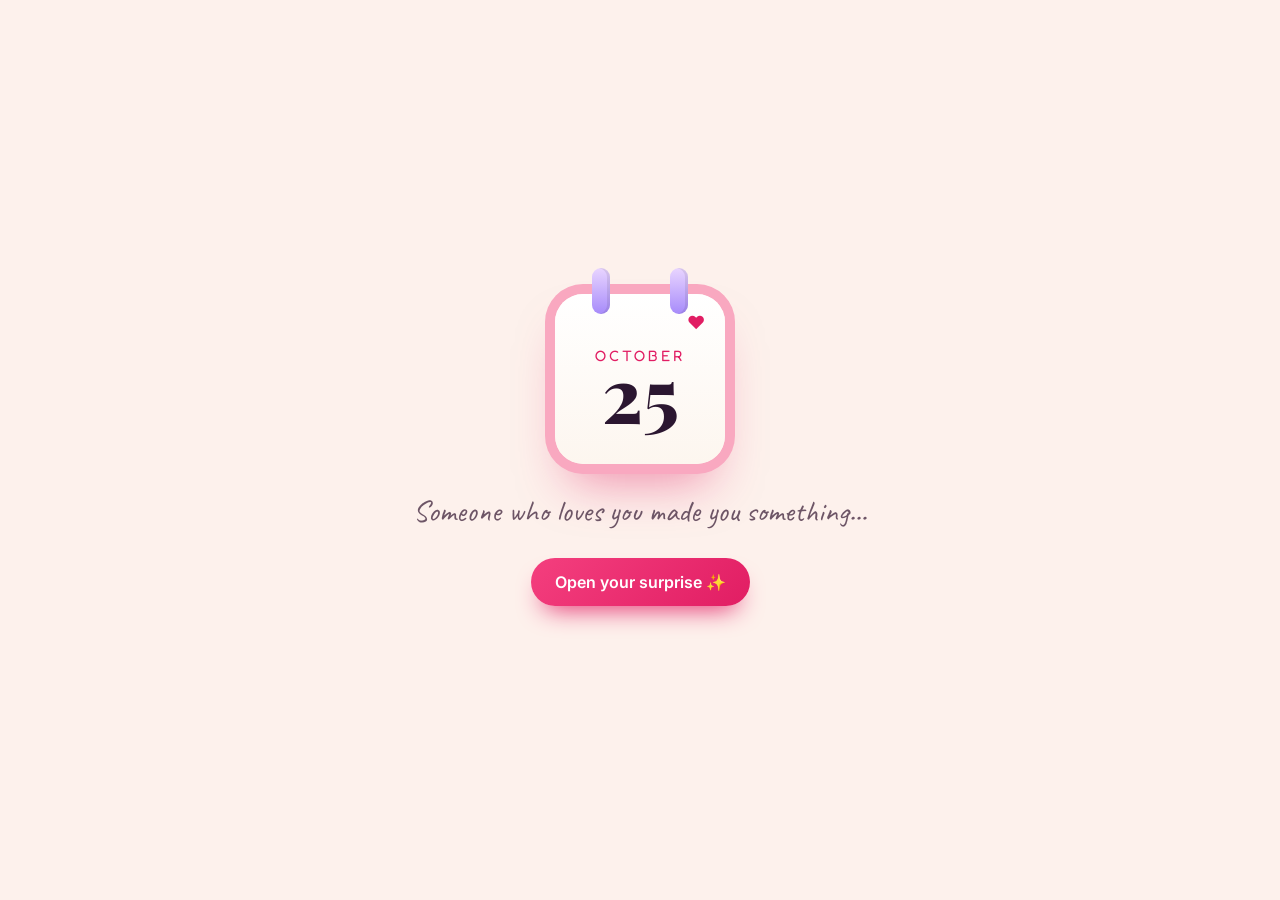
<file: index.html>
<!doctype html>
<html lang="en">
<head>
<meta charset="utf-8" />
<meta name="viewport" content="width=device-width, initial-scale=1, viewport-fit=cover" />
<meta name="theme-color" content="#fdf1ec" />
<meta name="color-scheme" content="light" />
<title>A Birthday Surprise</title>
<meta name="description" content="Someone who loves you made you a little birthday party. Open it when you're ready." />
<meta property="og:title" content="A birthday surprise is waiting for you 🎁" />
<meta property="og:description" content="A cake to blow out, a letter to open and a few little surprises, made just for you." />
<meta property="og:type" content="website" />
<link rel="preconnect" href="https://fonts.googleapis.com" />
<link rel="preconnect" href="https://fonts.gstatic.com" crossorigin />
<link href="https://fonts.googleapis.com/css2?family=Playfair+Display:wght@700;800&family=Caveat:wght@600;700&family=Fredoka:wght@600;700&family=Inter:wght@400;500;600;700&display=swap" rel="stylesheet" />
<link rel="stylesheet" href="letter.css?v=9" />
</head>
<body>

<div id="intro">
  <div class="intro-wrap">
    <div class="calendar">
      <span class="heart">♥</span>
      <div><div class="m" data-month></div><div class="d" data-day></div></div>
    </div>
    <div class="intro-tip">Someone who loves you made you something…</div>
    <button class="btn" id="startBtn">Open your surprise ✨</button>
  </div>
</div>

<canvas id="confetti"></canvas>

<!-- ============ Party page ============ -->
<main id="home">
  <span class="pill reveal" style="--d:.05s">📅 <span id="pillDate"></span></span>
  <h1 class="reveal" style="--d:.15s">Happy birthday,<span class="name-line"><span data-to></span><b>!</b></span></h1>
  <div class="rotator reveal" style="--d:.3s">for being so <span class="word" id="word">amazing</span></div>
  <p class="from reveal" style="--d:.4s"><span data-from></span> threw a little party, just for you.</p>

  <div class="stage reveal" style="--d:.5s" id="stage" aria-label="A birthday cake you can drag to spin">
    <div class="balloon left" id="digitL"></div>
    <div class="balloon right" id="digitR"></div>
    <div class="cake-host" id="homeCake"></div>
    <div class="hint">‹ › Drag to spin <button id="blowBtn">Make a wish 🌬️</button></div>
  </div>

  <div class="bottom reveal" style="--d:.65s">
    <div class="countdown" id="countdown">
      <h3>UNTIL YOUR BIG DAY</h3>
      <div class="units">
        <div class="unit"><b id="cdD">00</b><span>DAYS</span></div>
        <div class="unit"><b id="cdH">00</b><span>HOURS</span></div>
        <div class="unit"><b id="cdM">00</b><span>MIN</span></div>
        <div class="unit"><b id="cdS">00</b><span>SEC</span></div>
      </div>
    </div>
    <button class="btn gift-btn" id="giftBtn">🎁 Open my gift</button>
    <p class="lock-note" id="lockNote"></p>
  </div>
</main>

<!-- ============ Surprise gallery ============ -->
<div id="gallery" hidden>
  <button class="home-btn" id="homeBtn">‹ Party</button>

  <section class="scene s-candles" data-key="candles" data-title="The candles" data-icon="🕯️">
    <div class="shade"></div>
    <div class="scene-inner">
      <div class="cake-host" id="bigCake"></div>
      <div class="sheet">
        <div style="display:flex;justify-content:space-between;align-items:center">
          <div class="eyebrow" id="candleEyebrow">Make a wish</div>
          <div class="mini-candles" id="miniCandles"></div>
        </div>
        <h2 style="font-size:24px">Close your eyes and make a wish</h2>
        <div class="blow-row">
          <button class="btn" id="micBtn">🎙️ Microphone</button>
          <button class="btn ghost hold-btn" id="holdBtn">🌬️ Hold</button>
        </div>
        <div class="mic-meter" id="micMeter" hidden><i></i></div>
        <p class="small" id="candleNote">Got your wish? Now blow gently into your microphone, or press and hold the button. The microphone only listens for your breath, right here on your phone. Nothing is recorded.</p>
      </div>
    </div>
  </section>

  <section class="scene s-letter" data-key="letter" data-title="The letter" data-icon="💌">
    <div class="scene-inner">
      <article class="letter-card" id="letterCard">
        <div class="grab-bar"></div>
        <div class="lc-head"><div><div class="eyebrow">Sealed with love</div><h3>A letter, just for you</h3></div></div>
        <div class="lc-body">
          <p>Dear <span data-to></span>,</p>
          <div class="lc-msg" id="lcMsg"></div>
          <p class="lc-sig">With love, <span data-from></span></p>
        </div>
      </article>
      <div class="pocket" id="pocket">
        <button class="wax" id="wax" aria-label="Open the letter">♥</button>
        <div class="pull">⌃ TAP THE SEAL TO OPEN</div>
      </div>
    </div>
  </section>

  <section class="scene s-claw" data-key="reasons" data-title="What I love" data-icon="🧸">
    <div class="scene-inner">
      <div class="scene-head"><h2>What I love about you</h2><button class="chip" id="showAll">Show all</button></div>
      <div class="machine no-swipe">
        <div class="marquee"><span>♥ Love prizes ♥</span></div>
        <div class="glass" id="glass">
          <div class="rail"></div>
          <div class="claw" id="claw">
            <div class="cable" id="cable"></div>
            <div class="claw-unit" id="clawUnit"><div class="hub">♥</div><span class="arm l"></span><span class="arm r"></span></div>
          </div>
          <div class="balls"></div>
          <div class="chute">♥</div>
        </div>
        <div class="panel" id="panel"><span class="stick"></span><span class="big"></span></div>
        <div class="slots"><span class="coin"></span><span class="door">♥</span></div>
      </div>
      <div class="controls no-swipe">
        <div class="joy" id="joy" aria-label="Joystick: drag left or right"><div class="knob" id="knob"></div></div>
        <p class="ctl-hint">Line up the claw, then press Grab to win a reason.</p>
        <button class="grab" id="grabBtn">GRAB</button>
      </div>
      <ol class="reasons-list" id="reasonsList" hidden></ol>
    </div>
  </section>

  <section class="scene s-story" data-key="chapters" data-title="Our story" data-icon="📖">
    <div class="scene-inner">
      <div class="scene-head"><div class="eyebrow">Page by page</div><h2>Our story so far</h2></div>
      <div class="book no-swipe" id="book">
        <div class="page" id="page">
          <div class="pg-num" id="pgNum"></div>
          <h3 id="pgTitle"></h3>
          <p id="pgText"></p>
          <div class="pg-nav"><button id="pgPrev" aria-label="Previous page">‹</button><span id="pgCount"></span><button id="pgNext" aria-label="Next page">›</button></div>
        </div>
        <button class="cover" id="cover" aria-label="Open the book">
          <span class="gifts"><span>🎁</span><span>🎁</span></span>
          <span class="label"><span class="hand">Once upon a time…</span><b>Our story</b></span>
        </button>
      </div>
      <p class="tip" id="bookTip">Tap the cover to begin</p>
    </div>
  </section>

  <section class="scene s-wishes" data-key="wishes" data-title="Wishes" data-icon="⭐">
    <div class="scene-inner">
      <div class="scene-head"><div class="eyebrow">For the year ahead</div><h2>My wishes for you</h2></div>
      <button class="jar" id="jar" aria-label="Tap the jar to release a wish">
        <span class="body"><span class="stars" id="jarStars"></span></span>
        <span class="neck"></span><span class="cork"></span><span class="bow"><i></i></span>
      </button>
      <p class="hand" id="jarTip">I filled this jar with wishes for you. Tap it and let one float up ✨</p>
    </div>
  </section>

  <section class="scene s-moments" data-key="moments" data-title="Moments" data-icon="📸">
    <div class="scene-inner">
      <div class="scene-head"><div class="eyebrow">Say cheese!</div><h2>Moments I keep close</h2></div>
      <div class="booth" id="booth">
        <div class="booth-sign">Photo booth</div>
        <div class="booth-awning"></div>
        <div class="booth-body">
          <div class="booth-window"><div class="shot" id="shot"></div><div class="curtain l"></div><div class="curtain r"></div><div class="flash" id="flash"></div><div class="booth-count" id="count"></div></div>
          <div class="booth-dots" id="boothDots"></div>
          <div class="booth-slot"></div>
        </div>
      </div>
      <div class="strip-wrap"><div class="strip" id="strip"></div></div>
      <button class="btn" id="snapBtn">Step inside the booth 📸</button>
    </div>
  </section>

  <section class="scene s-places" data-key="places" data-title="Places" data-icon="🗺️">
    <div class="scene-inner">
      <div class="map" id="map">
        <svg viewBox="0 0 300 200" aria-hidden="true">
          <polygon points="10,40 105,22 105,182 10,164" fill="#a9e3bd" />
          <polygon points="105,22 200,40 200,182 105,182" fill="#c9b9f2" />
          <polygon points="200,40 292,22 292,166 200,182" fill="#b8ebc8" />
          <polygon points="105,22 200,40 200,182 105,182" fill="url(#fold)" />
          <path d="M10 110 Q60 96 105 112 T200 100 T292 92" stroke="#fbd46a" stroke-width="9" fill="none" />
          <path d="M60 32 Q70 100 52 170" stroke="#fbd46a" stroke-width="7" fill="none" />
          <path d="M150 30 Q140 110 160 182" stroke="#fbd46a" stroke-width="7" fill="none" />
          <path d="M240 34 Q250 100 236 178" stroke="#fbd46a" stroke-width="6" fill="none" />
          <ellipse cx="248" cy="140" rx="22" ry="12" fill="#86d1a0" />
          <ellipse cx="38" cy="66" rx="16" ry="9" fill="#86d1a0" />
          <path id="route" d="M34 140 C70 120 90 70 130 80 S190 140 220 110 S260 60 270 56" stroke="#e11d63" stroke-width="3" stroke-dasharray="2 7" stroke-linecap="round" fill="none" />
          <defs><linearGradient id="fold" x1="0" x2="1"><stop offset="0" stop-color="#000" stop-opacity=".12" /><stop offset=".5" stop-color="#000" stop-opacity="0" /><stop offset="1" stop-color="#000" stop-opacity=".1" /></linearGradient></defs>
        </svg>
        <div class="pin" id="pin"><span></span></div>
      </div>
      <div class="sheet">
        <div class="eyebrow">The map of our love</div>
        <h2>Places that hold our memories</h2>
        <ol class="places-list" id="placesList"></ol>
      </div>
    </div>
  </section>

  <section class="scene s-final" data-key="final" data-title="The wish" data-icon="🎂">
    <div class="scene-inner">
      <div class="cake-host" id="finalCake"></div>
      <div class="eyebrow">One last thing</div>
      <h2>Happy birthday, <span><span data-to></span>!</span></h2>
      <p class="hand" style="color:var(--ink)">You deserve every good thing this year brings.<br>With all my love, <span data-from></span> ♥</p>
      <div class="jump-row" id="jumpRow"></div>
      <button class="btn ghost" id="againBtn">↻ Open it all again</button>
    </div>
  </section>

  <div class="swipe-hint" aria-hidden="true">
    <span class="sh-arrow">‹</span><span class="sh-hand">👆</span><span class="sh-arrow">›</span>
    <span class="sh-text">Swipe for your next surprise</span>
  </div>
  <nav class="gnav" aria-label="Surprises">
    <button class="arrow prev" id="prevBtn" aria-label="Previous surprise">‹</button>
    <div class="mid"><div class="title" id="navTitle"></div><div class="dots" id="dots"></div></div>
    <span class="count" id="navCount"></span>
    <button class="arrow next" id="nextBtn" aria-label="Next surprise">›</button>
  </nav>
</div>

<div class="pop" id="pop" hidden>
  <div class="pop-card">
    <div class="pop-emoji" id="popEmoji"></div>
    <div class="eyebrow" id="popEyebrow" style="margin-top:12px"></div>
    <p class="pop-text" id="popText"></p>
    <button class="btn" id="popBtn"></button>
  </div>
</div>

<script src="shared.js?v=9"></script>
<script src="cake.js?v=9"></script>
<script src="letter.js?v=9"></script>
</body>
</html>
</file>
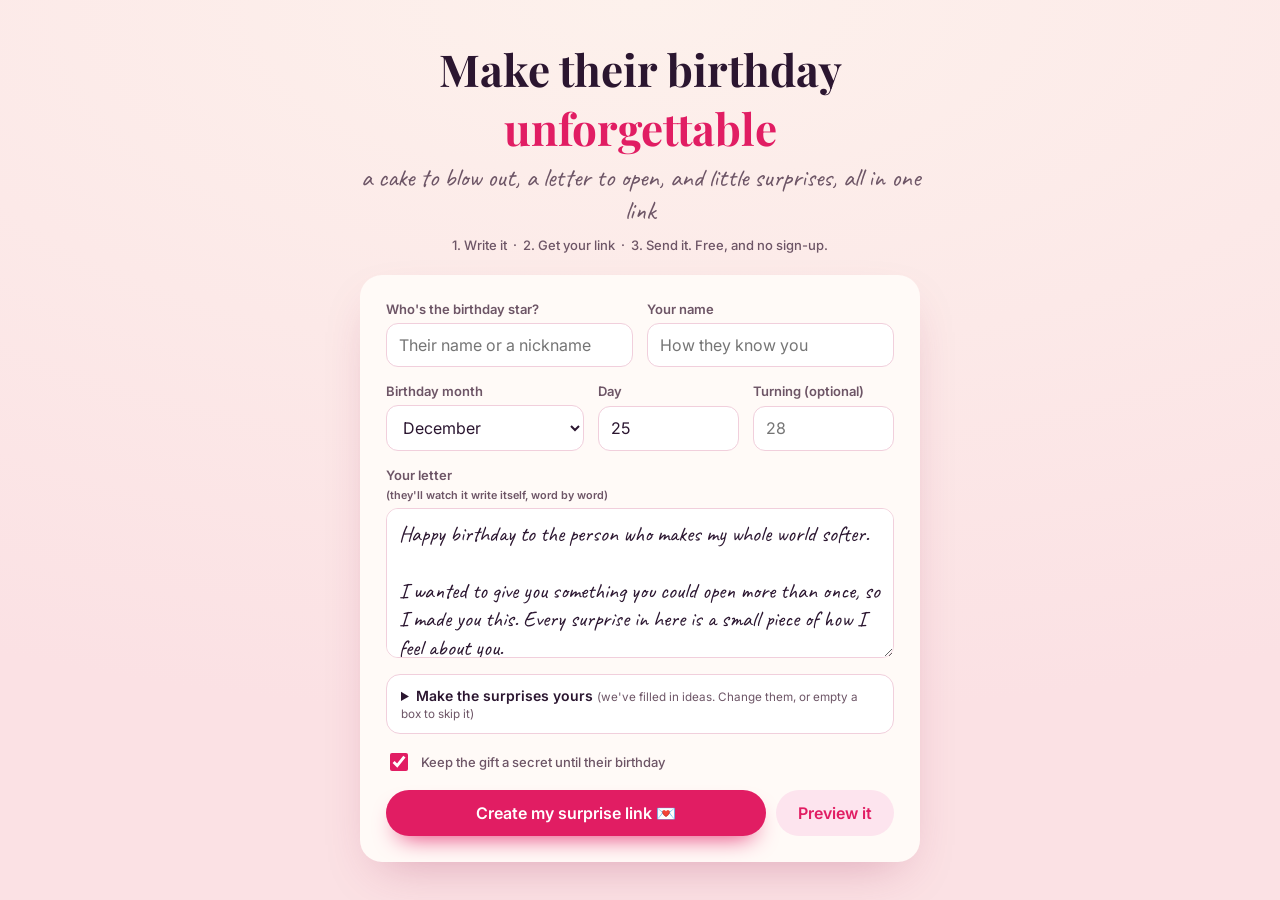
<file: create.html>
<!doctype html>
<html lang="en">
<head>
<meta charset="utf-8" />
<meta name="viewport" content="width=device-width, initial-scale=1" />
<meta name="theme-color" content="#ec4899" />
<meta name="color-scheme" content="light" />
<title>Birthday Letter Maker</title>
<meta name="description" content="Make a birthday surprise they can open on their phone: a cake to blow out, a letter, and little surprises, all in one link." />
<meta property="og:title" content="Make a birthday surprise they'll never forget 🎂" />
<meta property="og:description" content="A cake to blow out, a letter to open and little surprises, all in one link. Free, no sign-up." />
<link rel="preconnect" href="https://fonts.googleapis.com" />
<link rel="preconnect" href="https://fonts.gstatic.com" crossorigin />
<link href="https://fonts.googleapis.com/css2?family=Playfair+Display:wght@800&family=Caveat:wght@700&family=Inter:wght@400;500;600&display=swap" rel="stylesheet" />
<style>
  :root { --bg: #fdf1ec; --bg-2: #fbe1e4; --ink: #2b1630; --soft: #6d5566; --pink: #e11d63; --line: #f1cfdc; }
  * { box-sizing: border-box; }
  body {
    margin: 0; min-height: 100vh; font-family: Inter, system-ui, sans-serif; color: var(--ink);
    background: radial-gradient(120% 80% at 50% 0%, var(--bg), var(--bg-2)); background-attachment: fixed;
    display: grid; place-items: center; padding: 32px 16px;
  }
  .wrap { width: min(560px, 100%); }
  header { text-align: center; margin-bottom: 22px; }
  h1 { font-family: "Playfair Display"; font-size: clamp(30px, 6vw, 44px); margin: 0; }
  h1 span { color: var(--pink); }
  header p { font-family: Caveat; font-size: 26px; color: var(--soft); margin: 4px 0 0; }
  header p.steps { font-family: Inter, system-ui, sans-serif; font-size: 13px; font-weight: 500; margin-top: 10px; }
  form { background: #fffaf7; border-radius: 22px; padding: 26px; box-shadow: 0 20px 50px -20px rgba(160, 40, 90, .35); display: grid; gap: 16px; }
  .row { display: grid; grid-template-columns: 1fr 1fr; gap: 14px; }
  .row.three { grid-template-columns: 1.4fr 1fr 1fr; }
  label { display: grid; gap: 6px; font-size: 13px; font-weight: 600; color: var(--soft); }
  input, select, textarea {
    font: inherit; font-weight: 400; color: var(--ink); width: 100%;
    border: 1.5px solid var(--line); border-radius: 12px; padding: 11px 12px; background: #fff; outline: none;
  }
  input:focus, select:focus, textarea:focus { border-color: var(--pink); box-shadow: 0 0 0 4px rgba(225, 29, 99, .12); }
  textarea { min-height: 150px; resize: vertical; font-family: Caveat; font-size: 22px; line-height: 1.3; }
  .check { display: flex; gap: 10px; align-items: center; font-weight: 500; }
  .check input { width: 18px; height: 18px; accent-color: var(--pink); }
  .btns { display: flex; gap: 10px; flex-wrap: wrap; }
  button, .btn {
    font: inherit; font-weight: 600; border: 0; border-radius: 999px; padding: 13px 22px; cursor: pointer; text-decoration: none;
  }
  .primary { background: var(--pink); color: #fff; box-shadow: 0 12px 24px -12px var(--pink); flex: 1; }
  .ghost { background: #fde4ee; color: var(--pink); }
  .result { display: none; gap: 10px; }
  .result.show { display: grid; }
  .link { display: flex; gap: 8px; }
  .link input { font-size: 13px; }
  small { color: var(--soft); }
  details { border: 1.5px solid var(--line); border-radius: 14px; padding: 12px 14px; background: #fff; }
  summary { cursor: pointer; font-weight: 600; font-size: 14px; }
  summary small { font-weight: 400; }
  .extras { display: grid; gap: 14px; margin-top: 14px; }
  textarea.plain { font-family: Inter, system-ui, sans-serif; font-size: 16px; min-height: 96px; line-height: 1.5; }
  label em { font-style: normal; color: var(--pink); }
  input, select { font-size: 16px; } /* 16px stops iOS zooming into fields */
  @media (max-width: 480px) {
    .row { grid-template-columns: 1fr; }
    .row.three { grid-template-columns: 1fr 1fr; }
    .row.three label:first-child { grid-column: 1 / -1; }
    form { padding: 20px; }
  }
</style>
</head>
<body>
<div class="wrap">
  <header>
    <h1>Make their birthday <span>unforgettable</span></h1>
    <p>a cake to blow out, a letter to open, and little surprises, all in one link</p>
    <p class="steps">1. Write it &nbsp;·&nbsp; 2. Get your link &nbsp;·&nbsp; 3. Send it. Free, and no sign-up.</p>
  </header>

  <form id="form">
    <div class="row">
      <label>Who's the birthday star?
        <input name="to" required maxlength="40" placeholder="Their name or a nickname" />
      </label>
      <label>Your name
        <input name="from" required maxlength="40" placeholder="How they know you" />
      </label>
    </div>
    <div class="row three">
      <label>Birthday month
        <select name="month" id="month"></select>
      </label>
      <label>Day
        <input name="day" type="number" min="1" max="31" required value="25" />
      </label>
      <label>Turning (optional)
        <input name="age" type="number" min="1" max="99" placeholder="28" />
      </label>
    </div>
    <label>Your letter <small>(they'll watch it write itself, word by word)</small>
      <textarea name="message" required maxlength="2000" placeholder="Write something from the heart…"></textarea>
    </label>
    <details>
      <summary>Make the surprises yours <small>(we've filled in ideas. Change them, or empty a box to skip it)</small></summary>
      <div class="extras">
        <label>🧸 Reasons you love them, one per line. They win these from the claw machine.
          <textarea name="reasons" class="plain"></textarea>
        </label>
        <label>📖 Your story, one chapter per line as <em>Title | what happened</em>
          <textarea name="chapters" class="plain"></textarea>
        </label>
        <label>⭐ Your wishes for their year ahead, one per line. They float out of a jar.
          <textarea name="wishes" class="plain"></textarea>
        </label>
        <label>📸 Photo booth, up to 4 lines as <em>Caption | photo link (optional)</em>
          <textarea name="moments" class="plain"></textarea>
        </label>
        <label>🗺️ Places that matter to you both, one per line as <em>Place | memory</em>
          <textarea name="places" class="plain"></textarea>
        </label>
      </div>
    </details>
    <label class="check"><input type="checkbox" name="lock" checked /> Keep the gift a secret until their birthday</label>
    <div class="btns">
      <button class="primary" type="submit">Create my surprise link 💌</button>
      <button class="ghost" type="button" id="previewBtn">Preview it</button>
    </div>

    <div class="result" id="result">
      <div class="link">
        <input id="linkOut" readonly />
        <button class="ghost" type="button" id="copyBtn">Copy</button>
      </div>
      <small>Your surprise is ready! 🎉 Send this link on WhatsApp, Instagram or text. Everything lives inside the link itself, so only share it with the birthday star.</small>
    </div>
  </form>
</div>

<script src="shared.js?v=9"></script>
<script>
const form = document.getElementById("form");
const monthSel = document.getElementById("month");
MONTHS.forEach((m, i) => monthSel.add(new Option(m, i + 1)));
monthSel.value = new Date().getMonth() + 1;
form.message.value = DEFAULT_LETTER.message;

// Prefill the surprise boxes with the examples so people can edit rather than start blank.
const D = DEFAULT_LETTER;
form.reasons.value = D.reasons.join("\n");
form.chapters.value = D.chapters.map((c) => `${c.t} | ${c.x}`).join("\n");
form.wishes.value = D.wishes.join("\n");
form.moments.value = D.moments.map((m) => m.c + (m.img ? ` | ${m.img}` : "")).join("\n");
form.places.value = D.places.map((p) => `${p.n} | ${p.d}`).join("\n");

const lines = (s) => s.split("\n").map((l) => l.trim()).filter(Boolean);
const pairs = (s) => lines(s).map((l) => l.split("|").map((p) => p.trim()));

function collect() {
  return {
    reasons: lines(form.reasons.value),
    chapters: pairs(form.chapters.value).map(([t, x = ""]) => ({ t, x })),
    wishes: lines(form.wishes.value),
    moments: pairs(form.moments.value).slice(0, 4).map(([c, img = ""]) => ({ c, img })),
    places: pairs(form.places.value).map(([n, d = ""]) => ({ n, d })),
    to: form.to.value.trim() || DEFAULT_LETTER.to,
    from: form.from.value.trim() || DEFAULT_LETTER.from,
    month: Number(form.month.value),
    day: Math.min(31, Math.max(1, Number(form.day.value) || 1)),
    age: Number(form.age.value) || "",
    message: form.message.value.trim(),
    lock: form.lock.checked,
  };
}
function buildUrl(data, extra = "") {
  const base = new URL("./", location.href);
  base.search = extra;
  base.hash = "d=" + encodeLetter(data);
  return base.href;
}

form.addEventListener("submit", (e) => {
  e.preventDefault();
  document.getElementById("linkOut").value = buildUrl(collect());
  document.getElementById("result").classList.add("show");
});
document.getElementById("previewBtn").addEventListener("click", () => {
  window.open(buildUrl(collect(), "?preview"), "_blank");
});
document.getElementById("copyBtn").addEventListener("click", async (e) => {
  const out = document.getElementById("linkOut");
  try { await navigator.clipboard.writeText(out.value); } catch { out.select(); document.execCommand("copy"); }
  e.target.textContent = "Copied!";
  setTimeout(() => (e.target.textContent = "Copy"), 1500);
});
</script>
</body>
</html>
</file>
<file: letter.css>
:root {
  --bg: #fdf1ec;
  --bg-2: #fbe1e4;
  --ink: #2b1630;
  --ink-soft: #6d5566;
  --pink: #e11d63;
  --pink-2: #f472b6;
  --rose: #fde4ee;
  --card: #fffaf7;
  --shadow: 0 20px 50px -20px rgba(160, 40, 90, .35);
  --safe-t: env(safe-area-inset-top, 0px);
  --safe-b: env(safe-area-inset-bottom, 0px);
}
* { box-sizing: border-box; -webkit-tap-highlight-color: transparent; }
html, body { margin: 0; }
body {
  font-family: Inter, system-ui, sans-serif;
  color: var(--ink);
  background: radial-gradient(120% 80% at 50% 0%, var(--bg) 0%, var(--bg-2) 100%);
  min-height: 100vh; min-height: 100dvh;
  overflow-x: hidden;
  -webkit-font-smoothing: antialiased;
}
body.in-gallery { overflow: hidden; }
button { font: inherit; color: inherit; cursor: pointer; }
[hidden] { display: none !important; }

.eyebrow { font-size: 11px; font-weight: 600; letter-spacing: .18em; text-transform: uppercase; color: var(--pink); }
h2 { font-family: "Playfair Display", serif; font-weight: 800; font-size: clamp(26px, 7vw, 36px); line-height: 1.1; margin: 4px 0 0; }
.hand { font-family: Caveat, cursive; font-size: 24px; color: var(--pink); margin: 0; }
.btn {
  display: inline-flex; align-items: center; justify-content: center; gap: 8px;
  border: 0; border-radius: 999px; padding: 14px 24px; min-height: 48px;
  background: linear-gradient(135deg, #f43f7e, #e11d63); color: #fff; font-weight: 600;
  box-shadow: 0 14px 26px -12px var(--pink); transition: transform .15s;
}
.btn:active { transform: scale(.97); }
.btn.ghost { background: #fff; color: var(--ink); box-shadow: 0 8px 20px -12px rgba(0,0,0,.3); border: 1px solid #f1dce4; }
.chip { border: 1px solid #ead7df; background: #fff; border-radius: 999px; padding: 8px 14px; font-size: 13px; font-weight: 600; }

/* ---------- Intro ---------- */
#intro {
  position: fixed; inset: 0; z-index: 60; display: grid; place-items: center;
  background: var(--bg); transition: opacity .8s ease, visibility .8s; padding: 16px;
}
#intro.gone { opacity: 0; visibility: hidden; }
.intro-wrap { display: grid; justify-items: center; gap: 28px; text-align: center; }
.calendar {
  width: 170px; height: 170px; position: relative; flex: none;
  background: linear-gradient(#fff, #fdf6ef); border-radius: 28px;
  box-shadow: 0 0 0 10px #f9a8c0, 0 30px 50px -15px rgba(225, 29, 99, .5);
  display: grid; place-items: center; text-align: center;
}
.calendar::before, .calendar::after {
  content: ""; position: absolute; top: -26px; width: 18px; height: 46px; border-radius: 10px;
  background: linear-gradient(#e9d5ff, #a78bfa); box-shadow: inset -3px 0 0 rgba(0,0,0,.08);
}
.calendar::before { left: 22%; }
.calendar::after { right: 22%; }
.calendar .m { font-family: Fredoka, sans-serif; color: var(--pink); letter-spacing: .2em; font-size: 15px; margin-top: 18px; }
.calendar .d { font-family: "Playfair Display", serif; font-weight: 800; font-size: 76px; line-height: 1; margin-top: -10px; }
.calendar .heart { position: absolute; top: 18px; right: 20px; color: var(--pink); font-size: 18px; }
#intro .calendar { animation: pop .9s cubic-bezier(.2, 1.6, .4, 1) both; }
.intro-tip { font-family: Caveat, cursive; font-size: 30px; color: var(--ink-soft); animation: fadeUp 1s .6s both; }
.intro-wrap .btn { animation: fadeUp 1s .9s both; }

/* ---------- Home ---------- */
#home {
  min-height: 100vh; min-height: 100dvh;
  display: flex; flex-direction: column; align-items: center; justify-content: center;
  padding: calc(20px + var(--safe-t)) 16px calc(24px + var(--safe-b)); text-align: center;
}
.pill {
  display: inline-flex; align-items: center; gap: 8px; padding: 6px 14px; border-radius: 999px; background: #fff;
  color: var(--pink); font-size: 11px; font-weight: 600; letter-spacing: .14em;
  box-shadow: 0 4px 14px -6px rgba(225, 29, 99, .4);
}
#home h1 {
  font-family: "Playfair Display", serif; font-weight: 800;
  font-size: clamp(32px, 9vw, 60px); line-height: 1.05; margin: 14px 0 4px; letter-spacing: -.01em;
}
.name-line { display: block; color: var(--pink); }
.name-line b { color: var(--ink); }
.rotator { font-family: Caveat, cursive; font-size: clamp(26px, 7vw, 40px); }
.rotator .word {
  display: inline-block; color: var(--pink); position: relative; min-width: 4ch; text-align: left;
  transition: opacity .35s, transform .35s;
}
.rotator .word.out { opacity: 0; transform: translateY(-10px); }
.rotator .word::after {
  content: ""; position: absolute; left: 0; right: 0; bottom: 4px; height: 8px;
  background: rgba(244, 114, 182, .3); border-radius: 4px; z-index: -1;
}
.from { color: var(--ink-soft); margin: 2px 0 0; font-size: 14px; }

.stage {
  position: relative; width: min(560px, 100%); height: 380px; margin-top: 4px;
  touch-action: pan-y; user-select: none; -webkit-user-select: none; cursor: grab;
  display: flex; justify-content: center; align-items: flex-end; padding-bottom: 30px;
}
.balloon {
  position: absolute; top: 10px; z-index: 0;
  font-family: Fredoka, sans-serif; font-weight: 700; font-size: 150px; line-height: 1;
  background: linear-gradient(160deg, #ffe0ec 0%, #f9a8c8 30%, #ec6a9c 60%, #fbc5da 85%, #f48fb5 100%);
  -webkit-background-clip: text; background-clip: text; color: transparent;
  -webkit-text-stroke: 2px rgba(214, 74, 128, .35);
  filter: drop-shadow(0 12px 14px rgba(214, 74, 128, .3));
  animation: bob 4s ease-in-out infinite;
}
.balloon::after {
  content: ""; position: absolute; left: 50%; top: 100%; width: 1px; height: 110px;
  background: linear-gradient(rgba(180, 80, 120, .6), transparent);
}
.balloon.left { left: 5%; }
.balloon.right { right: 5%; animation-delay: -2s; }
.stage .cake-host { z-index: 1; }
.hint {
  position: absolute; left: 50%; bottom: 0; transform: translateX(-50%); z-index: 3;
  display: inline-flex; align-items: center; gap: 10px; white-space: nowrap;
  background: rgba(255,255,255,.85); backdrop-filter: blur(6px); -webkit-backdrop-filter: blur(6px);
  padding: 5px 6px 5px 14px; border-radius: 999px; font-size: 12px; color: var(--ink-soft);
  box-shadow: 0 6px 16px -8px rgba(0,0,0,.25);
}
.hint button { border: 0; background: var(--rose); color: var(--pink); border-radius: 999px; padding: 7px 12px; font-weight: 600; font-size: 12px; }

.bottom { margin-top: 22px; display: flex; flex-wrap: wrap; gap: 18px 26px; align-items: end; justify-content: center; }
.countdown h3 { margin: 0 0 8px; font-size: 11px; letter-spacing: .2em; color: var(--pink); }
.units { display: flex; gap: 8px; justify-content: center; }
.unit { width: 58px; padding: 10px 0 8px; border-radius: 14px; background: #fff; box-shadow: 0 8px 18px -10px rgba(160, 40, 90, .45); }
.unit b { display: block; font-family: "Playfair Display", serif; font-size: 26px; font-variant-numeric: tabular-nums; }
.unit span { font-size: 9px; letter-spacing: .16em; color: var(--ink-soft); }
.today-msg { font-family: Caveat, cursive; font-size: 32px; color: var(--pink); margin: 0; }
.gift-btn { font-size: 16px; padding: 16px 30px; }
.gift-btn.locked { background: #ecdde3; color: #8f6f7d; box-shadow: none; }
.wiggle { animation: wiggle .5s; }
.lock-note { flex-basis: 100%; font-size: 13px; color: var(--ink-soft); min-height: 1em; margin: 0; }

/* ---------- Cake ---------- */
.cake-host { position: relative; width: calc(300px * var(--s, 1)); height: calc(330px * var(--s, 1)); flex: none; }
.cake { position: absolute; left: 0; top: 0; width: 300px; height: 330px; transform: scale(var(--s, 1)); transform-origin: 0 0; }
.plate {
  position: absolute; left: 0; bottom: 0; width: 300px; height: 56px; border-radius: 50%;
  background: radial-gradient(ellipse at 50% 35%, #fff 0%, #f1e8ef 60%, #d8c7d4 100%);
  box-shadow: 0 18px 30px -10px rgba(120, 40, 80, .35);
}
.tier { position: absolute; left: 50%; transform: translateX(-50%); }
.tier .body, .tier .top { position: absolute; left: 0; width: 100%; }
.tier .body { border-radius: 0 0 50% 50% / 0 0 var(--ry) var(--ry); }
.tier .top { top: 0; height: calc(var(--ry) * 2); border-radius: 50%; }
.tier .deco { position: absolute; inset: 0; pointer-events: none; }
.tier .deco i { position: absolute; left: 0; top: 0; display: block; }
.t1 { --ry: 26px; width: 250px; height: calc(110px + var(--ry) * 2); bottom: 24px; }
.t1 .body { top: var(--ry); height: calc(110px + var(--ry)); background: linear-gradient(90deg, #8b6fc9 0%, #c4b0f0 30%, #b39ce6 60%, #7f62bf 100%); }
.t1 .top { background: radial-gradient(ellipse at 50% 40%, #f3c9dc, #e9a9c6); }
.t2 { --ry: 20px; width: 180px; height: calc(84px + var(--ry) * 2); bottom: 152px; }
.t2 .body { top: var(--ry); height: calc(84px + var(--ry)); background: linear-gradient(90deg, #e07aa5 0%, #ffc4dc 30%, #fbb0cf 60%, #d86d9b 100%); }
.t2 .top { background: radial-gradient(ellipse at 50% 40%, #fff6fa, #ffe2ef); }
.candles { position: absolute; left: 50%; bottom: 232px; width: 0; height: 0; }
.candle {
  position: absolute; width: 10px; height: 56px; margin-left: -5px; bottom: 0; border-radius: 3px;
  background: repeating-linear-gradient(135deg, #fff 0 6px, var(--c, #f472b6) 6px 12px);
  box-shadow: inset -2px 0 0 rgba(0,0,0,.08);
}
.flame {
  position: absolute; left: 50%; bottom: 100%; width: 14px; height: 24px; margin-left: -7px;
  border-radius: 50% 50% 50% 50% / 60% 60% 40% 40%;
  background: radial-gradient(ellipse at 50% 70%, #fff 0%, #fde68a 35%, #fb923c 75%, transparent 76%);
  box-shadow: 0 -2px 14px 3px rgba(251, 191, 36, .55);
  transform-origin: 50% 90%; animation: flicker .3s ease-in-out infinite alternate;
  transition: opacity .4s, transform .4s;
}
.out .flame { opacity: 0; transform: scale(.2) translateY(6px); animation: none; }
.smoke { position: absolute; left: 50%; bottom: 100%; width: 6px; height: 6px; margin-left: -3px; border-radius: 50%; background: rgba(140, 120, 140, .5); opacity: 0; }
.out .smoke { animation: smoke 1.6s ease-out forwards; }
.berry {
  position: absolute; width: 28px; height: 26px; margin-left: -14px; bottom: -8px; z-index: 49;
  border-radius: 50% 50% 50% 50% / 40% 40% 60% 60%; background: radial-gradient(circle at 35% 30%, #ff8a8a, #dc2626);
}

/* ---------- Gallery shell ---------- */
#gallery { position: fixed; inset: 0; z-index: 30; overflow: hidden; background: var(--bg); }
.scene {
  position: absolute; inset: 0; overflow-y: auto; overflow-x: hidden; -webkit-overflow-scrolling: touch;
  display: flex; flex-direction: column; align-items: center; touch-action: pan-y;
  padding: calc(64px + var(--safe-t)) 16px calc(110px + var(--safe-b));
  background: var(--scene-bg, var(--bg));
  opacity: 0; visibility: hidden; transform: translateX(40px);
  transition: opacity .45s ease, transform .45s ease, visibility .45s;
}
.scene.before { transform: translateX(-40px); }
.scene.active { opacity: 1; visibility: visible; transform: none; }
.scene-inner { width: 100%; max-width: 440px; margin-block: auto; display: flex; flex-direction: column; align-items: center; gap: 16px; text-align: center; }
.scene-head { display: flex; flex-direction: column; align-items: center; }

.home-btn {
  position: absolute; z-index: 5; top: calc(14px + var(--safe-t)); left: 14px;
  border: 0; background: rgba(255,255,255,.8); backdrop-filter: blur(8px); -webkit-backdrop-filter: blur(8px);
  border-radius: 999px; padding: 9px 14px; font-size: 13px; font-weight: 600; box-shadow: 0 6px 16px -10px rgba(0,0,0,.4);
}
.gnav {
  position: absolute; z-index: 5; left: 12px; right: 12px; bottom: calc(12px + var(--safe-b));
  max-width: 460px; margin: 0 auto; display: flex; align-items: center; gap: 10px;
  background: rgba(255,255,255,.92); backdrop-filter: blur(10px); -webkit-backdrop-filter: blur(10px);
  border-radius: 999px; padding: 8px; box-shadow: 0 14px 30px -14px rgba(90, 30, 60, .45);
}
.gnav .arrow { flex: none; width: 44px; height: 44px; border-radius: 50%; border: 0; background: #f4eef1; font-size: 20px; display: grid; place-items: center; }
.gnav .arrow.next { background: var(--pink); color: #fff; box-shadow: 0 8px 16px -8px var(--pink); }
.gnav .arrow:disabled { opacity: .4; cursor: default; }
.gnav .mid { flex: 1; min-width: 0; text-align: center; }
.gnav .title { font-size: 13px; font-weight: 600; white-space: nowrap; overflow: hidden; text-overflow: ellipsis; }
.dots { display: flex; gap: 5px; justify-content: center; margin-top: 5px; }
.dots button { width: 7px; height: 7px; padding: 0; border-radius: 99px; border: 1.5px solid #d9c2cd; background: transparent; transition: width .3s, background .3s; }
.dots button.seen { background: #f3a5c2; border-color: #f3a5c2; }
.dots button.on { width: 20px; background: var(--pink); border-color: var(--pink); }
.gnav .count { font-size: 12px; font-weight: 600; color: var(--ink-soft); font-variant-numeric: tabular-nums; flex: none; }

/* swipe hint: a hand sliding across, until the first move */
.swipe-hint {
  position: absolute; z-index: 5; left: 50%; bottom: calc(84px + var(--safe-b)); transform: translateX(-50%);
  display: flex; align-items: center; gap: 6px; padding: 7px 14px 7px 12px; white-space: nowrap; pointer-events: none;
  background: rgba(43, 22, 48, .72); color: #fff; border-radius: 999px; font-size: 12px; font-weight: 600;
  box-shadow: 0 10px 24px -12px rgba(0,0,0,.5); animation: hintIn .6s 1.2s both;
}
#gallery.swiped .swipe-hint { animation: hintOut .4s both; }
#gallery.swiped .swipe-hint * { animation: none; }
@keyframes hintIn { from { opacity: 0; transform: translate(-50%, 10px); } to { opacity: 1; transform: translate(-50%, 0); } }
@keyframes hintOut { from { opacity: 1; transform: translate(-50%, 0); } to { opacity: 0; transform: translate(-50%, 10px); visibility: hidden; } }
.sh-hand { display: inline-block; font-size: 18px; animation: swipeHand 1.8s ease-in-out infinite; }
.sh-arrow { font-size: 16px; opacity: .7; }
.sh-arrow:first-child { animation: arrowL 1.8s ease-in-out infinite; }
.sh-arrow:nth-child(3) { animation: arrowR 1.8s ease-in-out infinite; }
.sh-text { margin-left: 6px; }
#gallery:not(.swiped) .gnav .arrow.next { animation: nudge 1.8s ease-in-out infinite; }
@keyframes swipeHand { 0%, 100% { transform: translateX(10px) rotate(8deg); } 50% { transform: translateX(-10px) rotate(-8deg); } }
@keyframes arrowL { 0%, 100% { opacity: .3; } 50% { opacity: 1; transform: translateX(-3px); } }
@keyframes arrowR { 0%, 100% { opacity: 1; transform: translateX(3px); } 50% { opacity: .3; transform: none; } }
@keyframes nudge { 50% { transform: translateX(4px); } }

/* ---------- Popup ---------- */
.pop { position: fixed; inset: 0; z-index: 50; display: grid; place-items: center; padding: 24px 16px; background: rgba(43, 22, 48, .35); backdrop-filter: blur(4px); -webkit-backdrop-filter: blur(4px); animation: fade .3s; }
.pop-card { width: min(360px, 100%); background: var(--card); border-radius: 24px; padding: 28px 22px 22px; text-align: center; box-shadow: var(--shadow); animation: pop .5s cubic-bezier(.2, 1.4, .4, 1) both; }
.pop-emoji { font-size: 54px; line-height: 1; }
.pop-text { font-family: Caveat, cursive; font-size: 28px; line-height: 1.2; margin: 10px 0 18px; }

/* ---------- 1. Letter ---------- */
.s-letter { --scene-bg: radial-gradient(90% 60% at 50% 20%, #f9c5d6, #fbe7ec 70%); }
.s-letter .scene-inner { flex: 1; margin: 0; position: relative; min-height: 470px; max-width: 420px; }
.letter-card {
  position: absolute; left: 14px; right: 14px; top: 0; bottom: 0; z-index: 1;
  background: var(--card); border-radius: 20px; box-shadow: var(--shadow); text-align: left;
  display: flex; flex-direction: column; overflow: hidden;
  transform: translateY(42%); transition: transform .8s cubic-bezier(.3, 1.2, .5, 1);
}
.letter-card .grab-bar { width: 40px; height: 4px; border-radius: 4px; background: #e6cfd8; margin: 10px auto 0; }
.lc-head { display: flex; justify-content: space-between; align-items: center; padding: 10px 18px 0; }
.lc-head h3 { font-family: "Playfair Display", serif; font-size: 20px; margin: 2px 0 0; }
.lc-body {
  flex: 1; overflow-y: auto; padding: 8px 18px 22px; font-family: Caveat, cursive; color: #b3214f; font-size: 23px; line-height: 32px;
  background-image: repeating-linear-gradient(transparent 0 31px, rgba(225, 29, 99, .1) 31px 32px);
}
.lc-body p { margin: 8px 0; }
.lc-msg { white-space: pre-wrap; color: var(--ink); min-height: 2em; }
.lc-sig { text-align: right; opacity: 0; transition: opacity .8s; }
.lc-sig.show { opacity: 1; }
.caret { display: inline-block; width: 2px; height: 1em; background: var(--pink); vertical-align: -3px; animation: blink 1s steps(1) infinite; }
.pocket {
  position: absolute; left: 0; right: 0; bottom: 0; height: 46%; min-height: 200px; z-index: 2;
  border-radius: 6px 6px 22px 22px; background: linear-gradient(#f5a9c6, #ee93b6);
  box-shadow: 0 -6px 18px -8px rgba(160, 40, 90, .35), 0 24px 40px -20px rgba(160, 40, 90, .5);
  transition: transform .7s ease, opacity .7s; touch-action: none;
}
.pocket::before { content: ""; position: absolute; inset: 0; border-radius: inherit; background: linear-gradient(160deg, #f8b9d0, #f19dbd); clip-path: polygon(0 0, 50% 55%, 100% 0, 100% 100%, 0 100%); }
.pocket::after { content: ""; position: absolute; inset: 0; border-radius: inherit; background: linear-gradient(to top right, transparent 49.6%, rgba(255,255,255,.35) 50%, transparent 50.6%), linear-gradient(to top left, transparent 49.6%, rgba(255,255,255,.35) 50%, transparent 50.6%); }
.wax {
  position: absolute; z-index: 1; left: 50%; top: 52%; transform: translate(-50%, -50%);
  width: 64px; height: 64px; border-radius: 50%; border: 0; color: #ffd1dc; font-size: 22px;
  background: radial-gradient(circle at 35% 35%, #d23a5e, #8f1232 70%);
  box-shadow: 0 0 0 5px rgba(143, 18, 50, .25), 0 8px 16px rgba(0,0,0,.3);
  animation: pulse 2s ease-in-out infinite;
}
.pull { position: absolute; z-index: 1; left: 0; right: 0; bottom: 16px; font-size: 11px; font-weight: 600; letter-spacing: .18em; color: #8f2a52; text-align: center; }
.s-letter.open .letter-card { transform: none; }
.s-letter.open .pocket { transform: translateY(110%); opacity: 0; pointer-events: none; }

/* ---------- 2. Claw machine ---------- */
.s-claw { --scene-bg: radial-gradient(90% 60% at 50% 30%, #ead9fb, #f7eefb 75%); }
.s-claw .scene-head { flex-direction: row; justify-content: space-between; width: 100%; gap: 10px; text-align: left; }
.s-claw h2 { font-size: clamp(22px, 6vw, 30px); }
.machine { width: min(340px, 100%); user-select: none; -webkit-user-select: none; }
.marquee {
  position: relative; height: 54px; border-radius: 60px 60px 0 0; background: linear-gradient(#b89af0, #9f7fe0);
  display: grid; place-items: center; box-shadow: inset 0 -4px 0 rgba(0,0,0,.08);
}
.marquee span { background: #fff4f8; color: var(--pink); font-family: "Playfair Display", serif; font-weight: 800; font-size: 18px; padding: 4px 16px; border-radius: 999px; margin-top: 8px; }
.marquee::before {
  content: ""; position: absolute; left: 30px; right: 30px; top: 7px; height: 8px;
  background: radial-gradient(circle, #fff7c2 0 3px, transparent 4px) 0 0 / 22px 8px repeat-x;
  filter: drop-shadow(0 0 4px #fde68a); animation: bulbs 1s steps(2) infinite;
}
.glass {
  position: relative; height: 230px; overflow: hidden;
  border: 10px solid #f3a8c6; border-top-width: 6px;
  background: radial-gradient(circle, rgba(225, 29, 99, .08) 1.5px, transparent 2px) 0 0 / 16px 16px, linear-gradient(#fbf6ff, #f1e6fb);
}
.glass::after { content: ""; position: absolute; inset: 0; background: linear-gradient(115deg, rgba(255,255,255,.55) 0 12%, transparent 12% 20%, rgba(255,255,255,.3) 20% 24%, transparent 24%); pointer-events: none; z-index: 4; }
.rail { position: absolute; left: 6px; right: 6px; top: 8px; height: 7px; border-radius: 6px; background: linear-gradient(#f6c3d6, #e996b8); }
.claw { position: absolute; top: 10px; left: 30%; width: 0; z-index: 3; }
.claw.auto { transition: left .9s ease-in-out; }
.cable { position: absolute; left: -1.5px; top: 0; width: 3px; height: 18px; background: #b8a0bd; transition: height .8s ease-in-out; }
.claw-head { position: absolute; left: -22px; top: 100%; width: 44px; }
.claw-head { top: auto; }
.claw-unit { position: absolute; left: -22px; width: 44px; height: 46px; transition: top .8s ease-in-out; top: 18px; }
.claw-unit .hub { position: absolute; left: 4px; right: 4px; top: 0; height: 16px; border-radius: 8px; background: linear-gradient(#f7c6d9, #e48fb3); display: grid; place-items: center; color: #c2185b; font-size: 10px; z-index: 2; }
.arm { position: absolute; top: 10px; width: 6px; height: 34px; border-radius: 3px; background: linear-gradient(90deg, #a893ad, #d5c4d8); transform-origin: 50% 0; transition: transform .3s; }
.arm::after { content: ""; position: absolute; bottom: -2px; width: 10px; height: 6px; border-radius: 3px; background: #a893ad; }
.arm.l { left: 6px; transform: rotate(28deg); }
.arm.l::after { left: 0; }
.arm.r { right: 6px; transform: rotate(-28deg); }
.arm.r::after { right: 0; }
.claw.closed .arm.l { transform: rotate(8deg); }
.claw.closed .arm.r { transform: rotate(-8deg); }
.cap {
  position: absolute; width: 50px; height: 50px; margin-left: -25px; border-radius: 50%; z-index: 2;
  background: linear-gradient(to bottom, rgba(255,255,255,.9) 0 49%, var(--c) 51%);
  box-shadow: inset -4px -6px 10px rgba(0,0,0,.08), inset 0 0 0 2px rgba(255,255,255,.6), 0 4px 8px -4px rgba(0,0,0,.25);
  display: grid; place-items: center; font-size: 20px; transition: opacity .4s, transform .5s;
}
.cap.held { left: 50% !important; bottom: auto !important; top: 36px; }
.cap.drop { transition: top .45s ease-in, opacity .3s .3s; }
.balls { position: absolute; left: 0; right: 26%; bottom: 0; height: 22px; z-index: 1; background: radial-gradient(circle, #fbcfe8 5px, transparent 6px) 0 0 / 14px 11px, radial-gradient(circle, #c7d2fe 5px, transparent 6px) 7px 5px / 14px 11px, radial-gradient(circle, #bbf7d0 5px, transparent 6px) 3px 11px / 14px 11px, #fde7f0; }
.chute { position: absolute; right: 0; bottom: 0; width: 24%; height: 58px; z-index: 3; border-radius: 6px 0 0 0; background: repeating-linear-gradient(90deg, #fff 0 8px, #f7b6cf 8px 16px) top / 100% 12px no-repeat, linear-gradient(#fff3f8, #fde1ec); display: grid; place-items: center; color: var(--pink); font-size: 20px; padding-top: 10px; }
.panel { height: 62px; background: linear-gradient(#fff4ef, #fbe5dd); border: 10px solid #f3a8c6; border-top: 0; display: flex; align-items: center; justify-content: space-between; padding: 0 26px; }
.panel .stick { width: 26px; height: 38px; position: relative; }
.panel .stick::before { content: ""; position: absolute; left: 50%; bottom: 0; width: 26px; height: 14px; margin-left: -13px; border-radius: 50%; background: #3b2440; }
.panel .stick::after { content: ""; position: absolute; left: 50%; top: 0; width: 18px; height: 18px; margin-left: -9px; border-radius: 50%; background: radial-gradient(circle at 35% 30%, #ff6b8b, #d61f4f); box-shadow: 0 16px 0 -6px #6b4a70; transition: transform .1s; transform: translateX(calc(var(--jx, 0) * 6px)); }
.panel .big { width: 46px; height: 26px; border-radius: 14px; background: radial-gradient(circle at 40% 30%, #ff7d9d, #e11d48); box-shadow: 0 4px 0 #b3123a; }
.slots { height: 40px; background: repeating-linear-gradient(90deg, #f8b4cc 0 14px, #f3a0c0 14px 28px); border-radius: 0 0 14px 14px; display: flex; align-items: center; justify-content: space-between; padding: 0 22px; }
.slots .coin { width: 70px; height: 16px; border-radius: 6px; background: #3b2440; box-shadow: inset 0 0 0 3px #f9d9e5; }
.slots .door { width: 34px; height: 22px; border-radius: 5px; background: #3b2440; color: #ff8fb3; font-size: 11px; display: grid; place-items: center; }
.controls {
  width: min(340px, 100%); display: flex; align-items: center; gap: 12px;
  background: rgba(255,255,255,.7); border-radius: 999px; padding: 10px; box-shadow: 0 10px 24px -16px rgba(80, 30, 90, .5);
}
.joy { position: relative; flex: none; width: 76px; height: 76px; border-radius: 50%; background: radial-gradient(circle, #fff 55%, #f3e8f4); box-shadow: inset 0 2px 6px rgba(0,0,0,.08); touch-action: none; }
.joy::before, .joy::after { content: "‹"; position: absolute; top: 50%; transform: translateY(-50%); color: #c9b1c9; font-size: 16px; left: 8px; }
.joy::after { content: "›"; left: auto; right: 8px; }
.knob { position: absolute; left: 50%; top: 50%; width: 38px; height: 38px; margin: -19px 0 0 -19px; border-radius: 50%; background: radial-gradient(circle at 35% 30%, #ff8fab, #e0315c); box-shadow: 0 6px 12px -4px rgba(200, 30, 80, .6); }
.ctl-hint { flex: 1; margin: 0; font-family: Caveat, cursive; font-size: 18px; line-height: 1.1; color: var(--ink-soft); }
.grab { flex: none; width: 76px; height: 76px; border-radius: 50%; border: 0; color: #fff; font-weight: 700; font-size: 13px; letter-spacing: .1em; background: radial-gradient(circle at 35% 30%, #f68fb0, #d9466f); box-shadow: 0 6px 0 #b8325a, 0 12px 20px -8px rgba(200, 30, 80, .6); }
.grab:active { transform: translateY(4px); box-shadow: 0 2px 0 #b8325a; }
.grab:disabled { opacity: .6; }
.reasons-list { width: 100%; text-align: left; background: #fff; border-radius: 20px; padding: 8px 18px 8px 38px; margin: 0; box-shadow: var(--shadow); }
.reasons-list li { padding: 10px 0; border-bottom: 1px dashed #efd9e2; font-family: Caveat, cursive; font-size: 22px; }
.reasons-list li:last-child { border: 0; }

/* ---------- 3. Story book ---------- */
.s-story { --scene-bg: linear-gradient(160deg, #d3efe3 0%, #fbf3ec 55%, #fde6ea 100%); }
.book { position: relative; width: min(300px, 80vw); aspect-ratio: 3 / 4; perspective: 1400px; }
.cover, .page { position: absolute; inset: 0; border-radius: 6px 16px 16px 6px; }
.cover {
  z-index: 2; cursor: pointer; transform-origin: left; transition: transform 1s ease, opacity .4s .6s; border: 0; padding: 0; color: inherit;
  background: radial-gradient(circle, rgba(255,255,255,.55) 2px, transparent 2.5px) 0 0 / 18px 18px, linear-gradient(135deg, #f7a6c4, #ef8db3);
  box-shadow: inset 6px 0 0 rgba(0,0,0,.08), 8px 14px 30px -12px rgba(160, 40, 90, .55);
  display: flex; flex-direction: column; align-items: center; justify-content: center; gap: 18px;
}
.cover .gifts { font-size: 64px; line-height: .8; filter: drop-shadow(0 8px 8px rgba(0,0,0,.18)); display: grid; }
.cover .label { background: #fffaf7; border-radius: 18px; padding: 14px 26px; box-shadow: 0 8px 18px -8px rgba(0,0,0,.3); }
.cover .label .hand { font-size: 22px; }
.cover .label b { display: block; font-family: "Playfair Display", serif; font-size: 30px; }
.book.opened .cover { transform: rotateY(-170deg); opacity: 0; pointer-events: none; }
.page {
  background: radial-gradient(circle, rgba(140, 110, 130, .14) 1px, transparent 1.5px) 0 0 / 16px 16px, #fffdf8;
  box-shadow: 8px 14px 30px -12px rgba(120, 60, 90, .4), inset 14px 0 0 #fff, inset 16px 0 0 #f0e4ea;
  padding: 30px 22px 18px 34px; display: flex; flex-direction: column; text-align: left; transform-origin: left;
}
.page::before { content: ""; position: absolute; left: 6px; top: 14px; bottom: 14px; width: 4px; background: radial-gradient(circle, #d8c4cf 2px, transparent 2.5px) 0 0 / 4px 12px repeat-y; }
.page::after { content: ""; position: absolute; right: -4px; top: 30px; width: 12px; height: 22px; background: var(--pink); clip-path: polygon(0 0, 100% 0, 100% 100%, 50% 75%, 0 100%); }
.page .pg-num { font-size: 11px; letter-spacing: .18em; font-weight: 600; color: var(--pink); }
.page h3 { font-family: "Playfair Display", serif; font-size: 24px; margin: 6px 0 10px; }
.page p { font-family: Caveat, cursive; font-size: 24px; line-height: 1.3; margin: 0; flex: 1; overflow-y: auto; }
.pg-nav { display: flex; align-items: center; justify-content: space-between; margin-top: 12px; font-size: 12px; color: var(--ink-soft); }
.pg-nav button { width: 40px; height: 40px; border-radius: 50%; border: 1px solid #eedae3; background: #fff; font-size: 18px; }
.pg-nav button:disabled { opacity: .35; }
.page.turn-out { animation: turnOut .28s ease-in forwards; }
.page.turn-in { animation: turnIn .32s ease-out; }
.tip { margin: 0; font-size: 13px; color: var(--ink-soft); }

/* ---------- 4. Wishes jar ---------- */
.s-wishes { --scene-bg: radial-gradient(80% 50% at 50% 25%, #fde9b8, #fdf4ea 70%); }
.jar { position: relative; width: 240px; height: 290px; border: 0; background: none; padding: 0; margin-top: 8px; }
.jar .cork { position: absolute; left: 50%; top: 0; width: 96px; height: 42px; margin-left: -48px; border-radius: 10px 10px 6px 6px; background: radial-gradient(circle at 30% 40%, rgba(0,0,0,.08) 2px, transparent 3px) 0 0 / 12px 10px, linear-gradient(#e2bb8c, #c79560); box-shadow: inset 0 -5px 0 rgba(0,0,0,.08); }
.jar .neck { position: absolute; left: 50%; top: 36px; width: 110px; height: 26px; margin-left: -55px; border-radius: 8px; background: rgba(255,255,255,.55); border: 3px solid rgba(255,255,255,.85); }
.jar .bow { position: absolute; left: 50%; top: 40px; z-index: 3; width: 0; height: 0; }
.jar .bow::before, .jar .bow::after { content: ""; position: absolute; top: -12px; width: 44px; height: 26px; border-radius: 50%; border: 7px solid #b99af0; }
.jar .bow::before { right: 4px; transform: rotate(18deg); }
.jar .bow::after { left: 4px; transform: rotate(-18deg); }
.jar .bow i { position: absolute; left: -9px; top: -6px; width: 18px; height: 18px; border-radius: 6px; background: #a785ea; }
.jar .bow i::before, .jar .bow i::after { content: ""; position: absolute; top: 14px; width: 10px; height: 54px; background: #b99af0; border-radius: 0 0 4px 4px; }
.jar .bow i::before { left: -6px; transform: rotate(14deg); transform-origin: top; }
.jar .bow i::after { right: -6px; transform: rotate(-14deg); transform-origin: top; }
.jar .body {
  position: absolute; left: 0; right: 0; top: 58px; bottom: 0; overflow: hidden;
  border-radius: 46% 46% 44% 44% / 38% 38% 52% 52%;
  background: radial-gradient(circle at 30% 25%, rgba(255,255,255,.95) 0 8%, transparent 20%), rgba(255,255,255,.35);
  border: 4px solid rgba(255,255,255,.9); box-shadow: inset 0 -12px 30px rgba(251, 191, 36, .25), 0 30px 40px -24px rgba(180, 120, 40, .5);
}
.jar .stars { position: absolute; left: 6%; right: 6%; bottom: 6%; height: 66%; }
.jar .stars span { position: absolute; font-size: 30px; line-height: 1; color: var(--c); text-shadow: 0 0 10px var(--c); animation: twinkle 2.4s ease-in-out infinite; }
.jar:active { transform: scale(.98); }
.fly-star { position: fixed; z-index: 45; font-size: 34px; color: #fde68a; text-shadow: 0 0 16px #fbbf24; pointer-events: none; animation: flyUp 1s ease-in forwards; }

/* ---------- 5. Photo booth ---------- */
.s-moments { --scene-bg: radial-gradient(90% 60% at 50% 20%, #fbcfe0, #fdf0f3 75%); }
.booth { width: min(300px, 82vw); }
.booth-sign {
  position: relative; z-index: 1; margin: 0 -10px; padding: 12px; border-radius: 16px; background: #f48fb5;
  box-shadow: inset 0 0 0 6px #f9b8cf; font-family: "Playfair Display", serif; font-weight: 800; font-size: 24px; color: #fff5f8;
}
.booth-sign::before { content: ""; position: absolute; inset: 2px; border-radius: 14px; border: 4px dotted #fff7c2; filter: drop-shadow(0 0 3px #fde68a); animation: bulbs 1s steps(2) infinite; }
.booth-awning { height: 22px; margin: 0 6px; background: repeating-linear-gradient(90deg, #fff 0 18px, #f7a3c2 18px 36px); clip-path: polygon(0 0, 100% 0, 100% 60%, 97% 100%, 94% 60%, 91% 100%, 88% 60%, 85% 100%, 82% 60%, 79% 100%, 76% 60%, 73% 100%, 70% 60%, 67% 100%, 64% 60%, 61% 100%, 58% 60%, 55% 100%, 52% 60%, 49% 100%, 46% 60%, 43% 100%, 40% 60%, 37% 100%, 34% 60%, 31% 100%, 28% 60%, 25% 100%, 22% 60%, 19% 100%, 16% 60%, 13% 100%, 10% 60%, 7% 100%, 4% 60%, 0 100%); }
.booth-body { margin: 0 14px; padding: 18px 18px 16px; border-radius: 0 0 10px 10px; background: radial-gradient(circle, rgba(255,255,255,.35) 1.5px, transparent 2px) 0 0 / 14px 14px, linear-gradient(#c7b0f3, #b49ae9); display: grid; gap: 14px; justify-items: center; }
.booth-window { position: relative; width: 100%; aspect-ratio: 4 / 3; border-radius: 12px; overflow: hidden; border: 6px solid #f6cf73; background: radial-gradient(circle, #6b4a70 0 12%, #9bd3bf 13% 30%, #f0f7f3 31%); }
.curtain { position: absolute; top: 0; bottom: 0; width: 51%; background: repeating-linear-gradient(90deg, #e5638c 0 10px, #f07ea2 10px 20px); transition: transform .9s ease; box-shadow: inset 0 -10px 18px rgba(0,0,0,.15); }
.curtain.l { left: 0; }
.curtain.r { right: 0; }
.booth.open .curtain.l { transform: translateX(-88%); }
.booth.open .curtain.r { transform: translateX(88%); }
.flash { position: absolute; inset: 0; background: #fff; opacity: 0; }
.flash.go { animation: flash .5s ease-out; }
.booth-count { position: absolute; inset: 0; display: grid; place-items: center; font-family: "Playfair Display", serif; font-size: 64px; font-weight: 800; color: #fff; text-shadow: 0 4px 16px rgba(0,0,0,.4); }
.booth-dots { display: flex; gap: 6px; }
.booth-dots i { width: 9px; height: 9px; border-radius: 50%; background: rgba(255,255,255,.6); }
.booth-dots i.on { background: #fde68a; box-shadow: 0 0 8px #fde68a; }
.booth-slot { width: 70%; height: 12px; border-radius: 8px; background: #6b4a70; box-shadow: inset 0 0 0 3px #f6cf73; }
.strip-wrap { width: 100%; display: none; justify-content: center; overflow: hidden; }
.strip-wrap.show { display: flex; }
.strip { width: min(170px, 46vw); background: #fff; padding: 10px 10px 4px; border-radius: 4px; box-shadow: 0 16px 30px -14px rgba(0,0,0,.4); display: grid; gap: 8px; transform: translateY(-100%); opacity: 0; transition: transform 1.2s cubic-bezier(.2, .8, .3, 1), opacity .3s; }
.strip.out { transform: none; opacity: 1; }
.frame { aspect-ratio: 4 / 3; border-radius: 2px; background-size: cover; background-position: center; display: grid; place-items: center; font-size: 36px; }
.frame.photo { aspect-ratio: 3 / 4; background-position: center 25%; cursor: zoom-in; }
.shot { position: absolute; inset: 0; background-size: cover; background-position: center 25%; opacity: 0; transition: opacity .3s; }
.shot.on { opacity: 1; }
.photo-view { position: fixed; inset: 0; z-index: 52; display: grid; place-items: center; padding: 24px 16px; background: rgba(43, 22, 48, .8); animation: fade .3s; }
.photo-view figure { margin: 0; background: #fff; padding: 10px 10px 4px; border-radius: 6px; max-width: min(420px, 100%); animation: pop .4s cubic-bezier(.2, 1.4, .4, 1) both; }
.photo-view img { display: block; width: 100%; max-height: calc(100dvh - 140px); object-fit: contain; border-radius: 3px; }
.photo-view figcaption { font-family: Caveat, cursive; font-size: 24px; text-align: center; padding: 6px 0 4px; }
.strip figcaption { font-family: Caveat, cursive; font-size: 19px; color: var(--ink-soft); margin: -4px 0 2px; }
.strip figure { margin: 0; }

/* ---------- 6. Places map ---------- */
.s-places { --scene-bg: radial-gradient(90% 55% at 50% 20%, #fbc8d4, #fdf2ef 70%); }
.map { position: relative; width: min(330px, 92vw); aspect-ratio: 3 / 2; margin-top: 6px; filter: drop-shadow(0 22px 22px rgba(150, 60, 90, .3)); }
.map svg { width: 100%; height: 100%; display: block; }
.pin { position: absolute; width: 0; height: 0; transition: left .8s cubic-bezier(.4, 1.4, .5, 1), top .8s cubic-bezier(.4, 1.4, .5, 1); }
.pin span { position: absolute; left: -17px; bottom: 0; width: 34px; height: 34px; border-radius: 50% 50% 50% 0; transform: rotate(-45deg); background: radial-gradient(circle at 40% 35%, #ff6b8b, #d61f4f); box-shadow: -2px 4px 8px rgba(0,0,0,.25); animation: drop .6s ease; }
.pin span::after { content: "♥"; position: absolute; inset: 0; display: grid; place-items: center; transform: rotate(45deg); color: #fff; font-size: 14px; }
.sheet { width: 100%; background: var(--card); border-radius: 24px; padding: 18px; text-align: left; box-shadow: var(--shadow); }
.places-list { list-style: none; margin: 12px 0 0; padding: 0; display: grid; gap: 8px; }
.places-list button { width: 100%; text-align: left; border: 1px solid #f0dfe6; background: #fff; border-radius: 16px; padding: 12px 14px; display: grid; grid-template-columns: 28px 1fr; gap: 2px 10px; align-items: center; }
.places-list .n { grid-row: span 2; width: 28px; height: 28px; border-radius: 50%; background: var(--rose); color: var(--pink); display: grid; place-items: center; font-weight: 700; font-size: 13px; }
.places-list b { font-size: 15px; }
.places-list small { color: var(--ink-soft); font-size: 13px; display: none; }
.places-list button.on { border-color: var(--pink); background: #fff5f8; }
.places-list button.on small { display: block; }
.places-list button.on .n { background: var(--pink); color: #fff; }

/* ---------- Candles (first surprise) ---------- */
.s-candles { --scene-bg: radial-gradient(90% 60% at 50% 30%, #f3e3d6, #f8efe8 70%); }
.s-candles .cake-host { --s: 1.05; }
.s-candles .shade { position: absolute; inset: 0; background: rgba(43, 22, 48, .45); opacity: 0; transition: opacity 1s; pointer-events: none; z-index: 2; }
.s-candles.wished .shade { opacity: 1; }
.s-candles .sheet { position: relative; z-index: 3; }
.mini-candles { display: flex; gap: 4px; }
.mini-candles i { width: 5px; height: 16px; border-radius: 2px; background: repeating-linear-gradient(135deg, #fff 0 3px, var(--c) 3px 6px); position: relative; }
.mini-candles i::before { content: ""; position: absolute; left: -1px; top: -7px; width: 7px; height: 7px; border-radius: 50% 50% 50% 50% / 60% 60% 40% 40%; background: #fbbf24; box-shadow: 0 0 6px #fbbf24; transition: opacity .3s; }
.mini-candles i.out::before { opacity: 0; }
.blow-row { display: grid; grid-template-columns: 1fr 1fr; gap: 10px; margin: 14px 0 10px; }
.blow-row .btn { padding: 12px 14px; }
.hold-btn { touch-action: none; user-select: none; -webkit-user-select: none; }
.hold-btn.holding { background: #fde68a; }
.mic-meter { height: 6px; border-radius: 6px; background: #f3e4ea; overflow: hidden; margin-top: 4px; }
.mic-meter i { display: block; height: 100%; width: 0; background: linear-gradient(90deg, #f9a8d4, var(--pink)); transition: width .08s; }
.small { font-size: 12px; color: var(--ink-soft); margin: 0; line-height: 1.4; }
.s-candles .cake-host { z-index: 1; }

/* ---------- 10. Final ---------- */
.s-final { --scene-bg: radial-gradient(90% 60% at 50% 25%, #fdeee8, #fbf3ef 70%); }
.s-final .cake-host { --s: .72; }
.s-final h2 { font-size: clamp(30px, 8vw, 42px); }
.s-final h2 > span { display: block; color: var(--pink); }
.jump-row { display: flex; flex-wrap: wrap; gap: 8px; justify-content: center; }
.jump-row button { width: 42px; height: 42px; border-radius: 50%; border: 1px solid #f0dfe6; background: #fff; font-size: 20px; display: grid; place-items: center; }

/* ---------- Confetti ---------- */
#confetti { position: fixed; inset: 0; pointer-events: none; z-index: 55; }

/* ---------- Animations ---------- */
@keyframes pop { from { transform: scale(.6); opacity: 0; } to { transform: scale(1); opacity: 1; } }
@keyframes fade { from { opacity: 0; } }
@keyframes fadeUp { from { transform: translateY(12px); opacity: 0; } to { transform: none; opacity: 1; } }
@keyframes bob { 0%, 100% { transform: translateY(0) rotate(-3deg); } 50% { transform: translateY(-14px) rotate(3deg); } }
@keyframes flicker { from { transform: scale(1, 1) rotate(-2deg); } to { transform: scale(.92, 1.08) rotate(2deg); } }
@keyframes smoke { 0% { opacity: .7; transform: translateY(0) scale(1); } 100% { opacity: 0; transform: translateY(-50px) scale(4); } }
@keyframes wiggle { 0%, 100% { transform: rotate(0); } 25% { transform: rotate(-4deg); } 75% { transform: rotate(4deg); } }
@keyframes blink { 50% { opacity: 0; } }
@keyframes pulse { 50% { scale: 1.08; } }
@keyframes bulbs { 50% { opacity: .55; } }
@keyframes turnOut { to { transform: rotateY(-90deg); opacity: .6; } }
@keyframes turnIn { from { transform: rotateY(90deg); opacity: .6; } }
@keyframes twinkle { 50% { opacity: .6; transform: scale(.9); } }
@keyframes flyUp { 0% { transform: translate(-50%, 0) scale(.6); opacity: 0; } 20% { opacity: 1; } 100% { transform: translate(-50%, -260px) scale(1.4) rotate(160deg); opacity: 0; } }
@keyframes flash { 0% { opacity: 0; } 15% { opacity: 1; } 100% { opacity: 0; } }
@keyframes drop { from { transform: translateY(-30px) rotate(-45deg); opacity: 0; } }

/* ---------- Performance: phones ---------- */
/* Animations on surprises that aren't open, or on the party page behind them, are paused. */
.scene:not(.active) *, .scene:not(.active)::before, .scene:not(.active) *::before, .scene:not(.active) *::after,
body.in-gallery #home *, body.in-gallery #home *::before, body.in-gallery #home *::after { animation-play-state: paused !important; }
body.in-gallery #home { visibility: hidden; }
/* Background blur is very slow on phones, so use solid panels instead. */
* { -webkit-backdrop-filter: none !important; backdrop-filter: none !important; }
.gnav, .home-btn, .hint { background: rgba(255, 255, 255, .96); }
.pop { background: rgba(43, 22, 48, .55); }

.reveal { opacity: 0; }
body.started .reveal { animation: fadeUp .9s cubic-bezier(.2, .8, .3, 1) both; animation-delay: var(--d, 0s); }

/* ---------- Small phones ---------- */
@media (max-width: 560px) {
  .stage { height: 330px; padding-bottom: 34px; }
  .stage .cake-host { --s: .8; }
  .balloon { font-size: 96px; top: 4px; }
  .balloon::after { height: 70px; }
  .balloon.left { left: 2%; } .balloon.right { right: 2%; }
  .bottom { margin-top: 16px; }
}
@media (max-height: 700px) and (max-width: 560px) {
  .stage { height: 290px; }
  .stage .cake-host { --s: .7; }
  .s-candles .cake-host { --s: .85; }
}
@media (min-width: 900px) {
  .s-candles .cake-host { --s: 1.25; }
}
@media (prefers-reduced-motion: reduce) {
  *, *::before, *::after { animation-duration: .01ms !important; animation-iteration-count: 1 !important; transition-duration: .01ms !important; }
}
</file>
